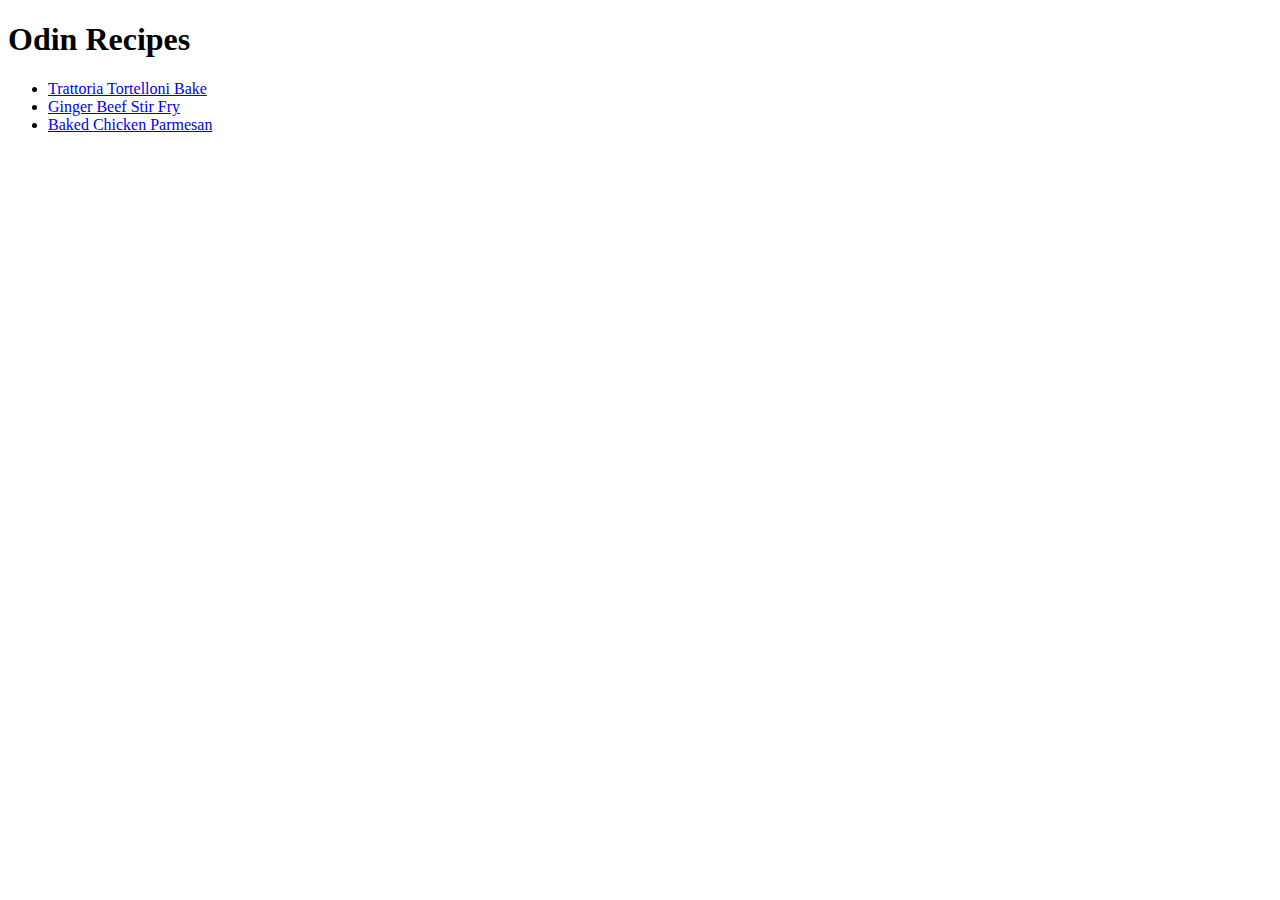
<file: index.html>
<!DOCTYPE html>
<html lang="en">

<head>
  <meta charset="UTF-8">
  <!-- Add css style -->
  <link rel="stylesheet" href="style.css">
  <title>Recipe List</title>
</head>

<body>
  <h1>Odin Recipes</h1>
  <ul>
    <li><a href="recipes/trattoria-tortelloni-bake.html">Trattoria Tortelloni Bake</a></li>
    <li><a href="recipes/ginger-beef-stir-fry.html">Ginger Beef Stir Fry</a></li>
    <li><a href="recipes/baked-chicken-parmesan.html">Baked Chicken Parmesan</a></li>
  </ul>
</body>

</html>
</file>
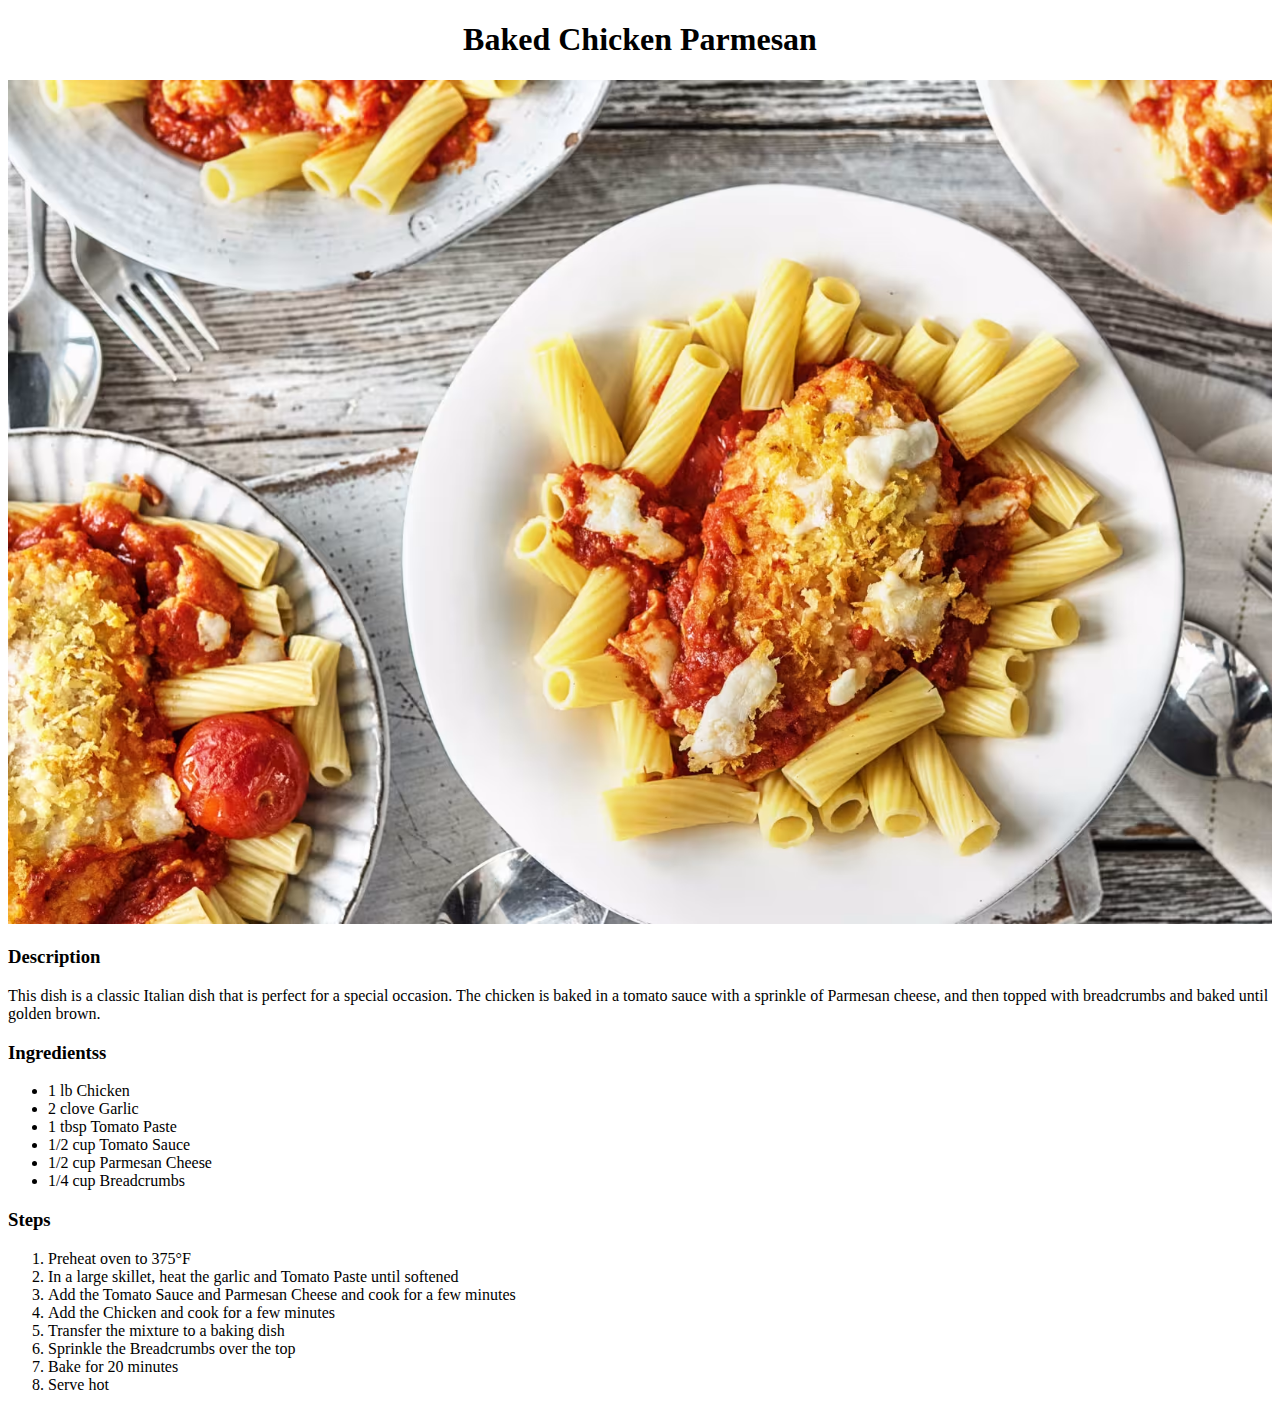
<file: recipes/baked-chicken-parmesan.html>
<!DOCTYPE html>
<html lang="en">

<head>
  <meta charset="UTF-8">
  <link rel="stylesheet" href="../style.css">
  <title>Baked Chicken Parmesan</title>
</head>

<body>
  <h1 class="title">Baked Chicken Parmesan</h1>

  <img src="../images/baked-chicken-parmesan-finished.avif" alt="Finished dish" style="width: 100%">
  <h3>Description</h3>
  <p>
    This dish is a classic Italian dish that is perfect for a special occasion. The chicken is baked in a tomato sauce
    with a sprinkle of Parmesan cheese, and then topped with breadcrumbs and baked until golden brown.
  </p>
  <h3>Ingredientss</h3>
  <ul>
    <li>1 lb Chicken</li>
    <li>2 clove Garlic</li>
    <li>1 tbsp Tomato Paste</li>
    <li>1/2 cup Tomato Sauce</li>
    <li>1/2 cup Parmesan Cheese</li>
    <li>1/4 cup Breadcrumbs</li>
  </ul>
  <h3>Steps</h3>
  <ol>
    <li>Preheat oven to 375°F</li>
    <li>In a large skillet, heat the garlic and Tomato Paste until softened</li>
    <li>Add the Tomato Sauce and Parmesan Cheese and cook for a few minutes</li>
    <li>Add the Chicken and cook for a few minutes</li>
    <li>Transfer the mixture to a baking dish</li>
    <li>Sprinkle the Breadcrumbs over the top</li>
    <li>Bake for 20 minutes</li>
    <li>Serve hot</li>
  </ol>
</body>

</html>
</file>
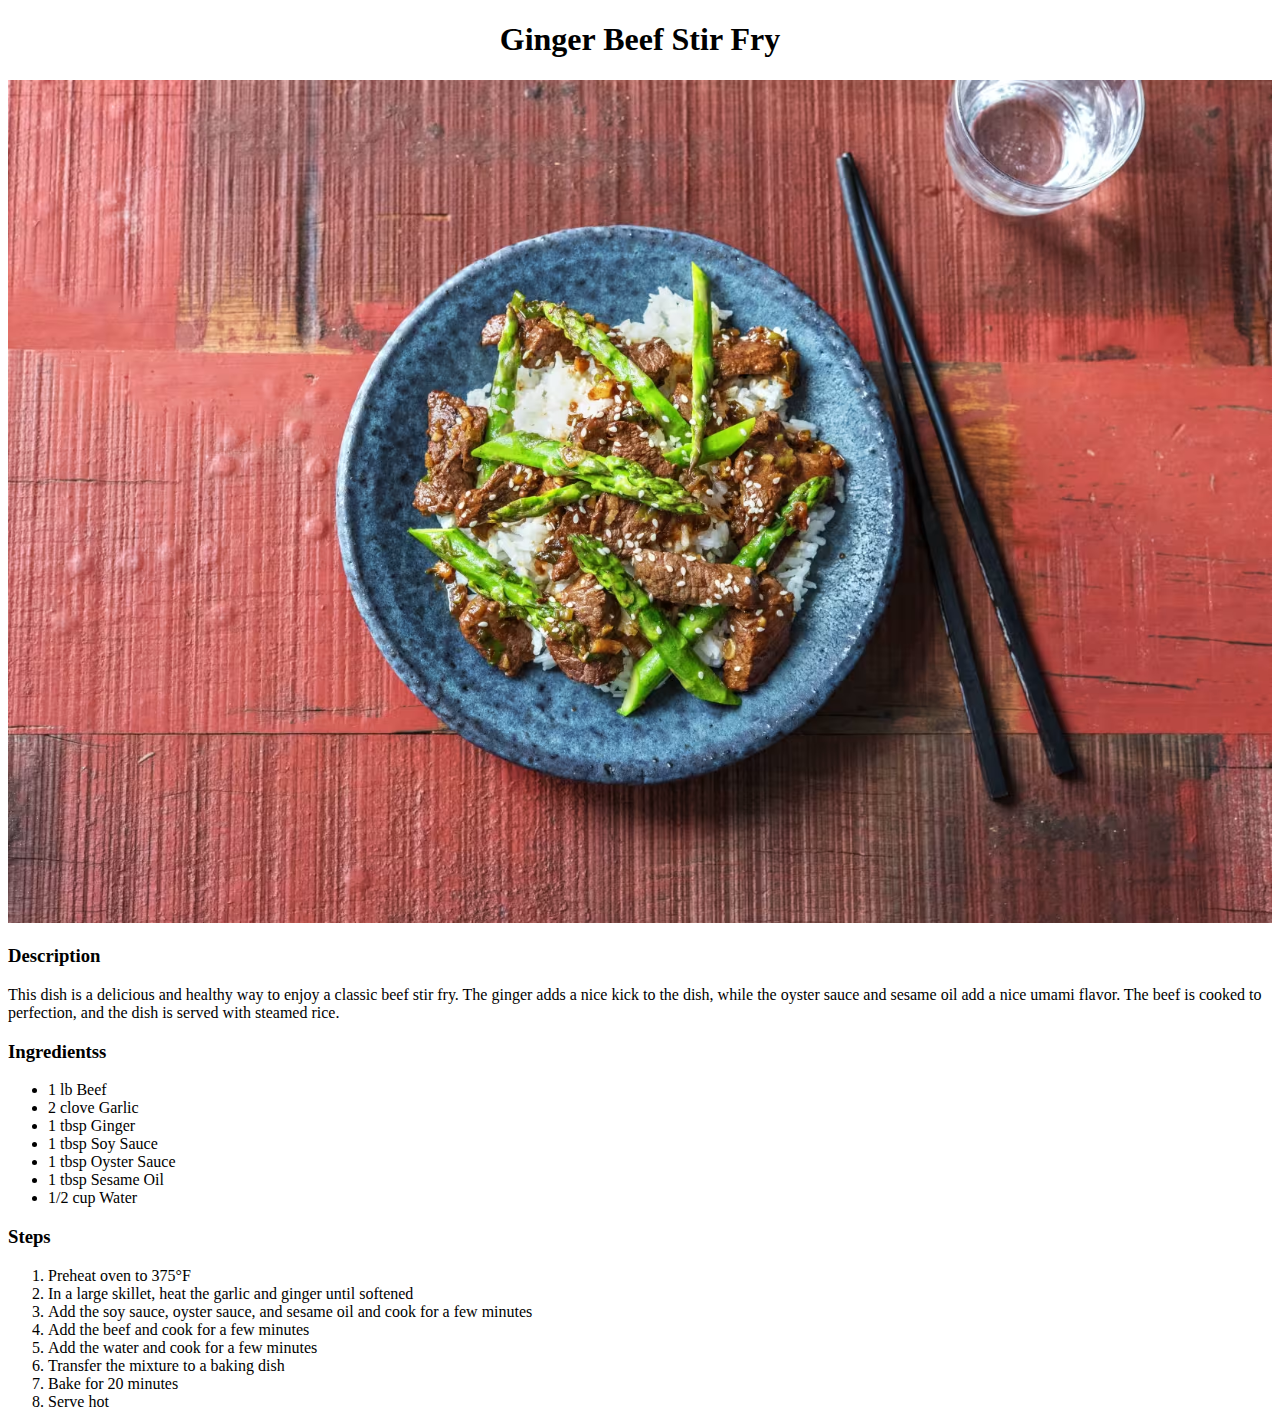
<file: recipes/ginger-beef-stir-fry.html>
<!DOCTYPE html>
<html lang="en">

<head>
  <meta charset="UTF-8">
  <link rel="stylesheet" href="../style.css">
  <title>Ginger Beef Stir Fry</title>
</head>

<body>
  <h1 class="title">Ginger Beef Stir Fry</h1>

  <img src="../images/ginger-beef-stir-fry-finished.avif" alt="Finished dish" style="width: 100%">
  <h3>Description</h3>
  <p>
    This dish is a delicious and healthy way to enjoy a classic beef stir fry. The ginger adds a nice kick to the dish,
    while the oyster sauce and sesame oil add a nice umami flavor. The beef is cooked to perfection, and the dish is
    served with steamed rice.
  </p>
  <h3>Ingredientss</h3>
  <ul>
    <li>1 lb Beef</li>
    <li>2 clove Garlic</li>
    <li>1 tbsp Ginger</li>
    <li>1 tbsp Soy Sauce</li>
    <li>1 tbsp Oyster Sauce</li>
    <li>1 tbsp Sesame Oil</li>
    <li>1/2 cup Water</li>
  </ul>
  <h3>Steps</h3>
  <ol>
    <li>Preheat oven to 375°F</li>
    <li>In a large skillet, heat the garlic and ginger until softened</li>
    <li>Add the soy sauce, oyster sauce, and sesame oil and cook for a few minutes</li>
    <li>Add the beef and cook for a few minutes</li>
    <li>Add the water and cook for a few minutes</li>
    <li>Transfer the mixture to a baking dish</li>
    <li>Bake for 20 minutes</li>
    <li>Serve hot</li>
  </ol>
</body>

</html>
</file>
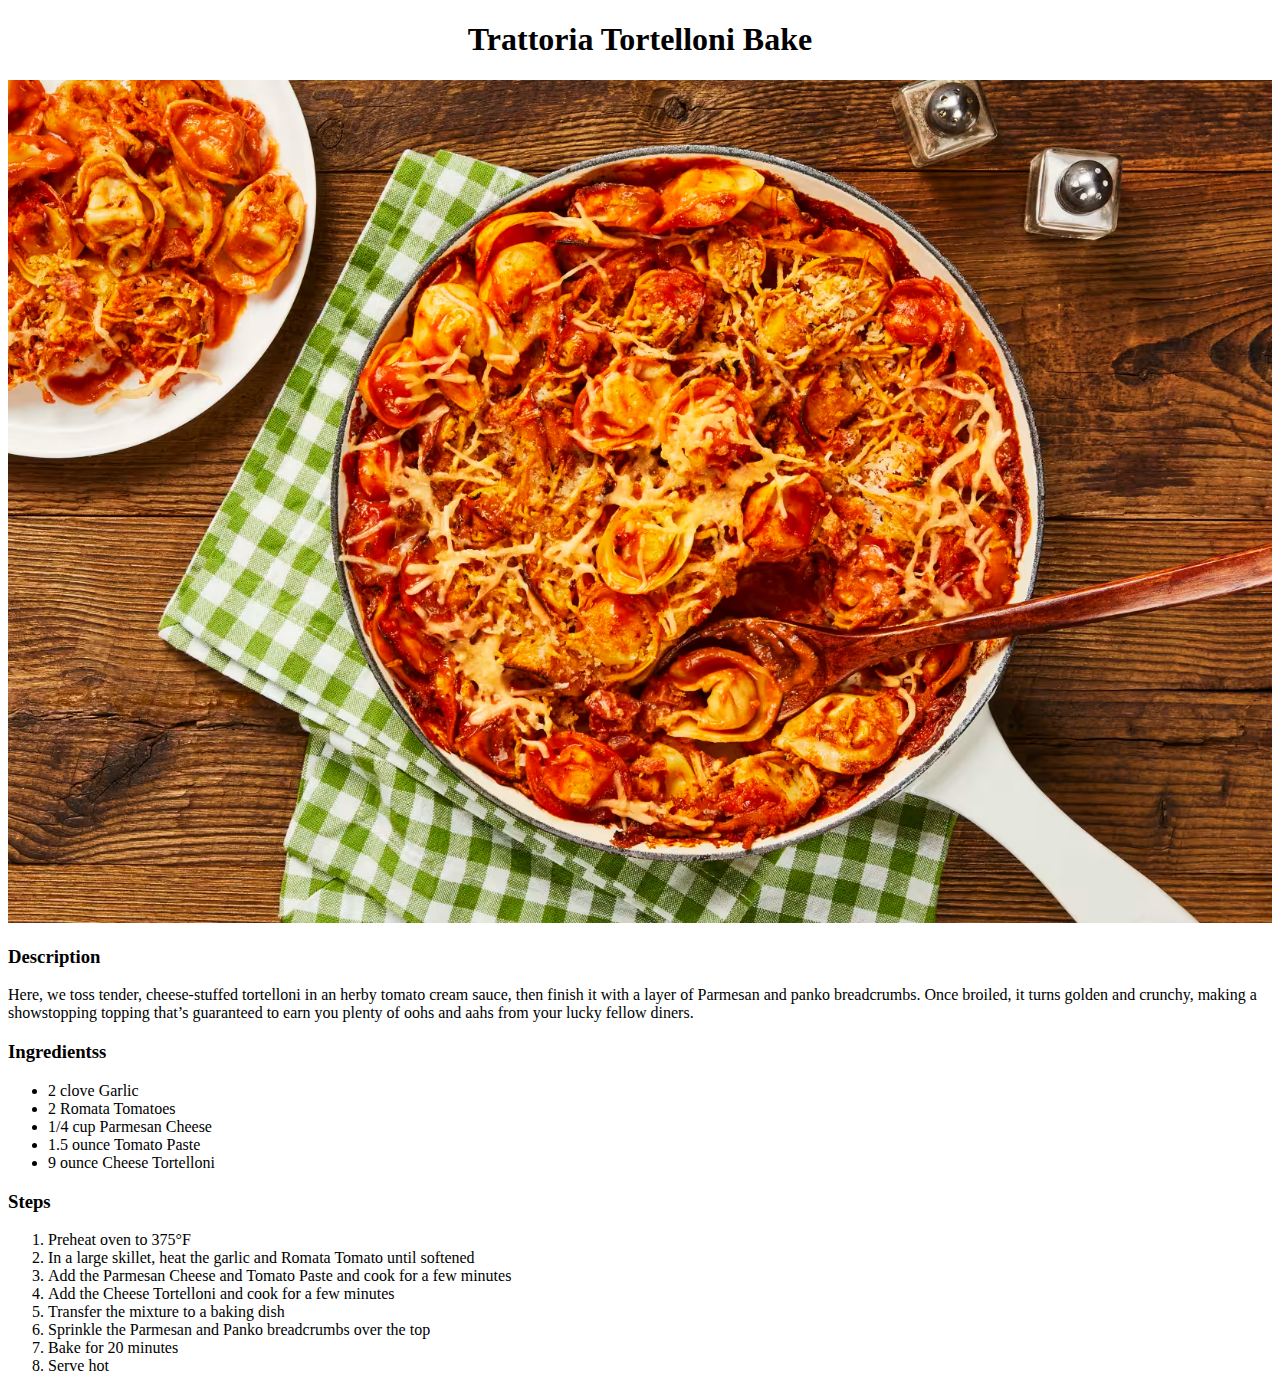
<file: recipes/trattoria-tortelloni-bake.html>
<!DOCTYPE html>
<html lang="en">

<head>
  <meta charset="UTF-8">
  <link rel="stylesheet" href="../style.css">
  <title>Trattoria Tortelloni Bake</title>
</head>

<body>
  <h1 class="title">Trattoria Tortelloni Bake</h1>

  <img src="../images/trattoria-tortelloni-bake-finished.avif" alt="Finished dish" style="width: 100%">
  <h3>Description</h3>
  <p>
    Here, we toss tender, cheese-stuffed tortelloni in an herby tomato cream sauce, then finish it with a layer of
    Parmesan and panko breadcrumbs. Once broiled, it turns golden and crunchy, making a showstopping topping that’s
    guaranteed to earn you plenty of oohs and aahs from your lucky fellow diners.
  </p>
  <h3>Ingredientss</h3>
  <ul>
    <li>2 clove Garlic</li>
    <li>2 Romata Tomatoes</li>
    <li>1/4 cup Parmesan Cheese</li>
    <li>1.5 ounce Tomato Paste</li>
    <li>9 ounce Cheese Tortelloni</li>
  </ul>
  <h3>Steps</h3>
  <ol>
    <li>Preheat oven to 375°F</li>
    <li>In a large skillet, heat the garlic and Romata Tomato until softened</li>
    <li>Add the Parmesan Cheese and Tomato Paste and cook for a few minutes</li>
    <li>Add the Cheese Tortelloni and cook for a few minutes</li>
    <li>Transfer the mixture to a baking dish</li>
    <li>Sprinkle the Parmesan and Panko breadcrumbs over the top</li>
    <li>Bake for 20 minutes</li>
    <li>Serve hot</li>
  </ol>
</body>

</html>
</file>
<file: style.css>
.title {
    font-size: 2em;
    text-align: center;
}
</file>
